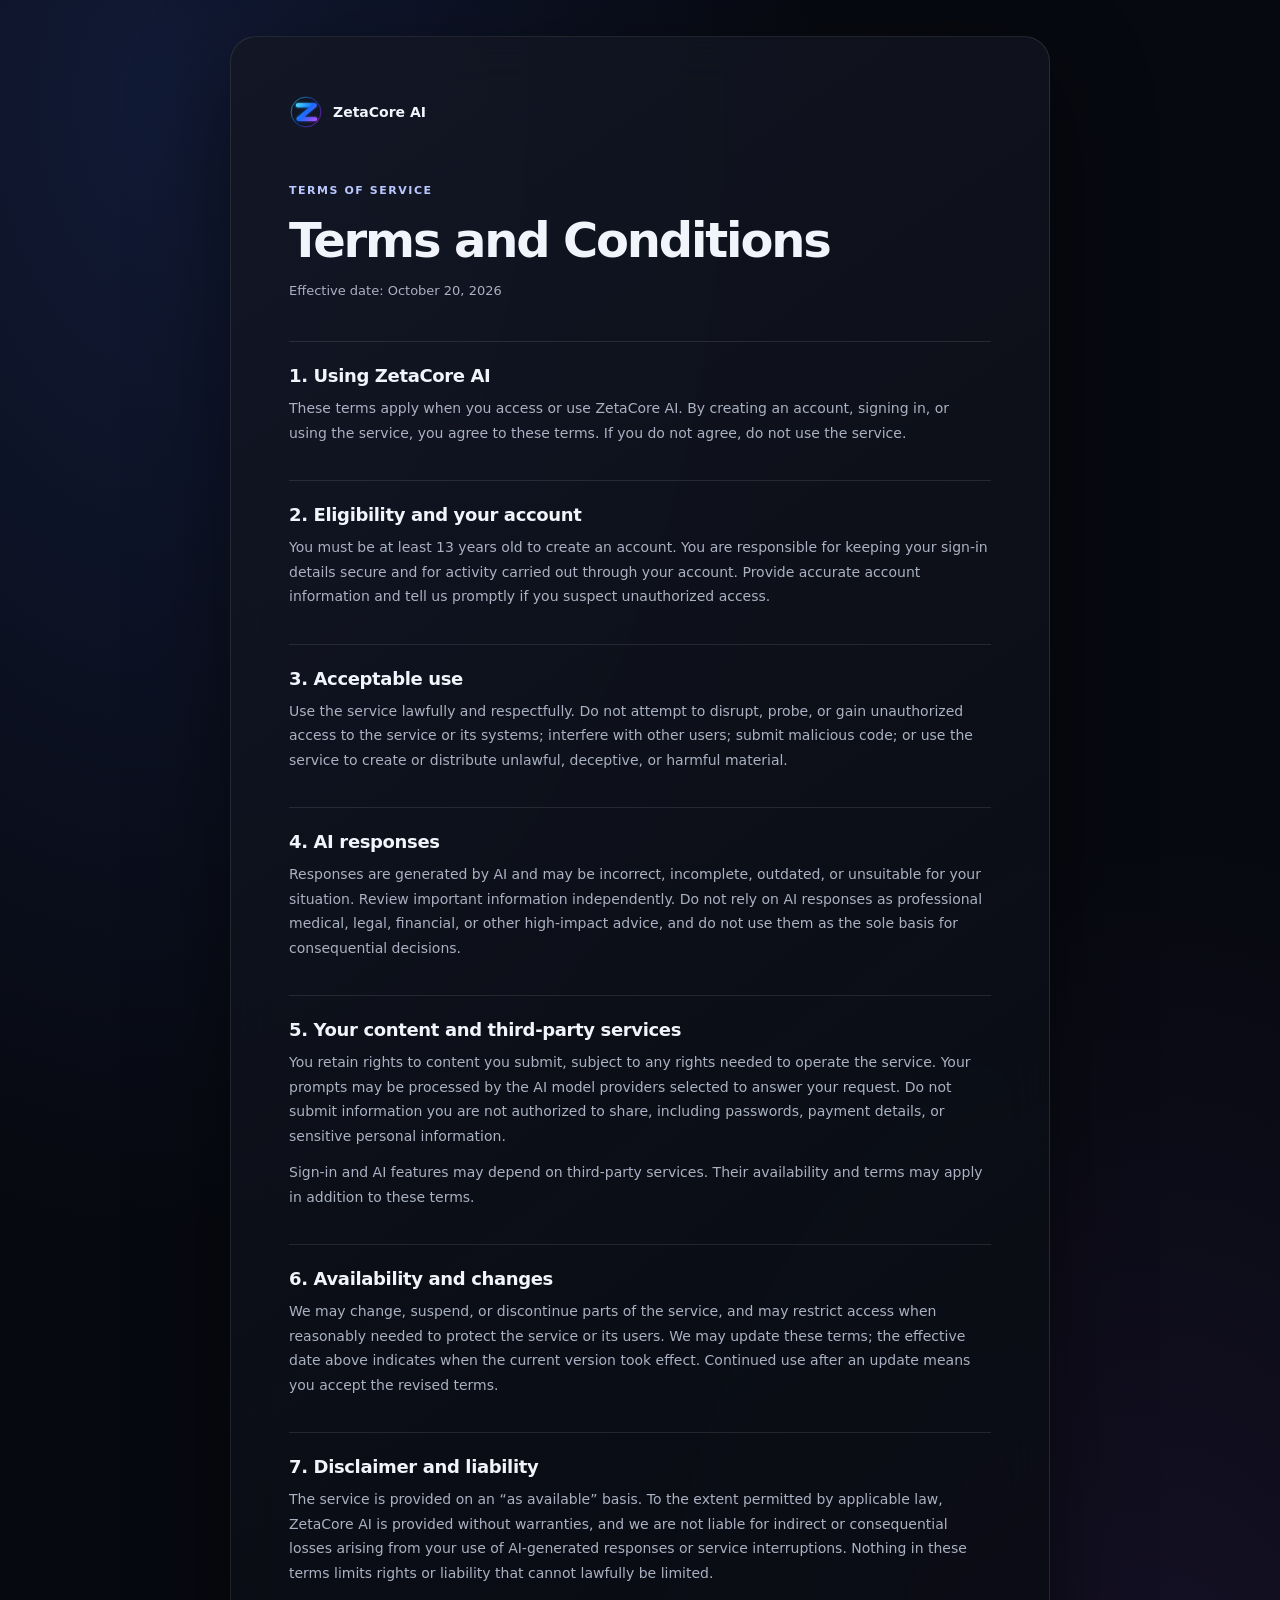
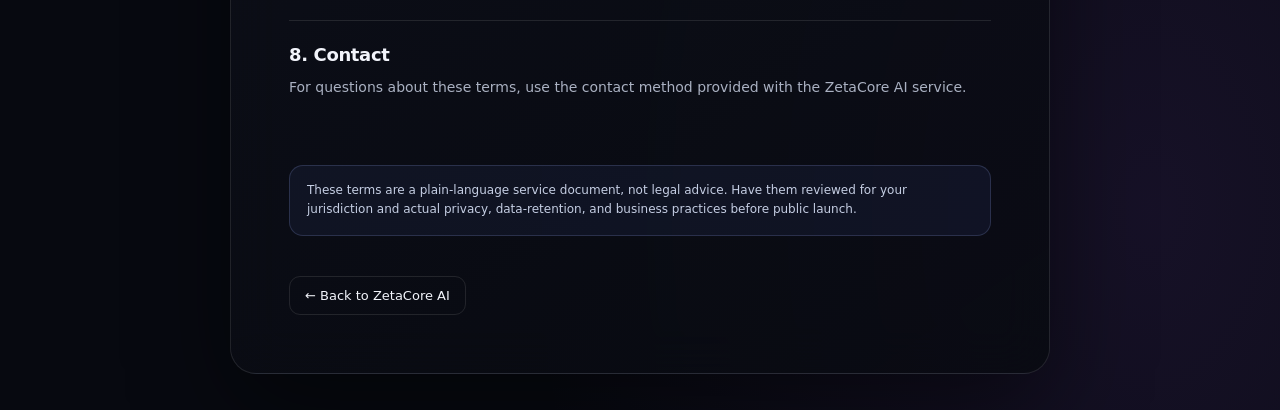
<file: terms.html>
<!doctype html>
<html lang="en">
<head>
  <meta charset="utf-8">
  <meta name="viewport" content="width=device-width, initial-scale=1, viewport-fit=cover">
  <meta name="theme-color" content="#070910">
  <meta name="robots" content="index,follow">
  <title>Terms and Conditions | ZetaCore AI</title>
  <link rel="icon" type="image/svg+xml" href="/zetacore-mark.svg">
  <style>
    :root{color-scheme:dark;--text:#f2f4fb;--muted:#aab1c2;--line:rgba(255,255,255,.1);--accent:#bac8ff}
    *{box-sizing:border-box}
    body{min-height:100vh;margin:0;padding:36px 18px;background:radial-gradient(ellipse at 12% 5%,rgba(58,94,204,.2),transparent 42%),radial-gradient(ellipse at 90% 90%,rgba(117,67,180,.14),transparent 38%),#070910;color:var(--text);font-family:Inter,system-ui,-apple-system,"Segoe UI",sans-serif;-webkit-font-smoothing:antialiased}
    .page{width:min(100%,820px);margin:0 auto;padding:clamp(24px,6vw,58px);border:1px solid var(--line);border-radius:26px;background:linear-gradient(145deg,rgba(19,23,36,.84),rgba(8,10,16,.8));backdrop-filter:blur(24px);box-shadow:0 35px 100px rgba(0,0,0,.45)}
    .brand{display:inline-flex;align-items:center;gap:10px;color:var(--text);font-size:14px;font-weight:700;text-decoration:none}
    .brand img{width:34px;height:34px}
    .eyebrow{margin:48px 0 12px;color:var(--accent);font-size:11px;font-weight:700;letter-spacing:.14em;text-transform:uppercase}
    h1{margin:0;font-size:clamp(32px,6vw,48px);letter-spacing:-.045em}
    .updated{margin:12px 0 38px;color:var(--muted);font-size:13px}
    section{padding:23px 0;border-top:1px solid var(--line)}
    h2{margin:0 0 10px;font-size:18px;letter-spacing:-.02em}
    p,li{color:var(--muted);font-size:14px;line-height:1.75}
    p{margin:0 0 12px}
    ul{padding-left:20px;margin:8px 0}
    li+li{margin-top:5px}
    .notice{margin-top:30px;padding:15px 17px;border:1px solid rgba(160,180,255,.18);border-radius:14px;background:rgba(102,130,255,.07);color:#c5cee3;font-size:12px;line-height:1.65}
    .back{display:inline-flex;margin-top:28px;padding:11px 15px;border:1px solid var(--line);border-radius:11px;color:var(--text);font-size:13px;text-decoration:none;transition:background .2s,border-color .2s}
    .back:hover{background:rgba(255,255,255,.07);border-color:rgba(255,255,255,.2)}
    @media(max-width:520px){body{padding:14px 12px}.page{border-radius:20px}.eyebrow{margin-top:36px}section{padding:20px 0}}
  </style>
</head>
<body>
  <main class="page">
    <a class="brand" href="/"><img src="/zetacore-mark.svg" alt="">ZetaCore AI</a>
    <p class="eyebrow">Terms of service</p>
    <h1>Terms and Conditions</h1>
    <p class="updated">Effective date: October 20, 2026</p>

    <section>
      <h2>1. Using ZetaCore AI</h2>
      <p>These terms apply when you access or use ZetaCore AI. By creating an account, signing in, or using the service, you agree to these terms. If you do not agree, do not use the service.</p>
    </section>
    <section>
      <h2>2. Eligibility and your account</h2>
      <p>You must be at least 13 years old to create an account. You are responsible for keeping your sign-in details secure and for activity carried out through your account. Provide accurate account information and tell us promptly if you suspect unauthorized access.</p>
    </section>
    <section>
      <h2>3. Acceptable use</h2>
      <p>Use the service lawfully and respectfully. Do not attempt to disrupt, probe, or gain unauthorized access to the service or its systems; interfere with other users; submit malicious code; or use the service to create or distribute unlawful, deceptive, or harmful material.</p>
    </section>
    <section>
      <h2>4. AI responses</h2>
      <p>Responses are generated by AI and may be incorrect, incomplete, outdated, or unsuitable for your situation. Review important information independently. Do not rely on AI responses as professional medical, legal, financial, or other high-impact advice, and do not use them as the sole basis for consequential decisions.</p>
    </section>
    <section>
      <h2>5. Your content and third-party services</h2>
      <p>You retain rights to content you submit, subject to any rights needed to operate the service. Your prompts may be processed by the AI model providers selected to answer your request. Do not submit information you are not authorized to share, including passwords, payment details, or sensitive personal information.</p>
      <p>Sign-in and AI features may depend on third-party services. Their availability and terms may apply in addition to these terms.</p>
    </section>
    <section>
      <h2>6. Availability and changes</h2>
      <p>We may change, suspend, or discontinue parts of the service, and may restrict access when reasonably needed to protect the service or its users. We may update these terms; the effective date above indicates when the current version took effect. Continued use after an update means you accept the revised terms.</p>
    </section>
    <section>
      <h2>7. Disclaimer and liability</h2>
      <p>The service is provided on an “as available” basis. To the extent permitted by applicable law, ZetaCore AI is provided without warranties, and we are not liable for indirect or consequential losses arising from your use of AI-generated responses or service interruptions. Nothing in these terms limits rights or liability that cannot lawfully be limited.</p>
    </section>
    <section>
      <h2>8. Contact</h2>
      <p>For questions about these terms, use the contact method provided with the ZetaCore AI service.</p>
    </section>
    <p class="notice">These terms are a plain-language service document, not legal advice. Have them reviewed for your jurisdiction and actual privacy, data-retention, and business practices before public launch.</p>
    <a class="back" href="/">← Back to ZetaCore AI</a>
  </main>
</body>
</html>
</file>
